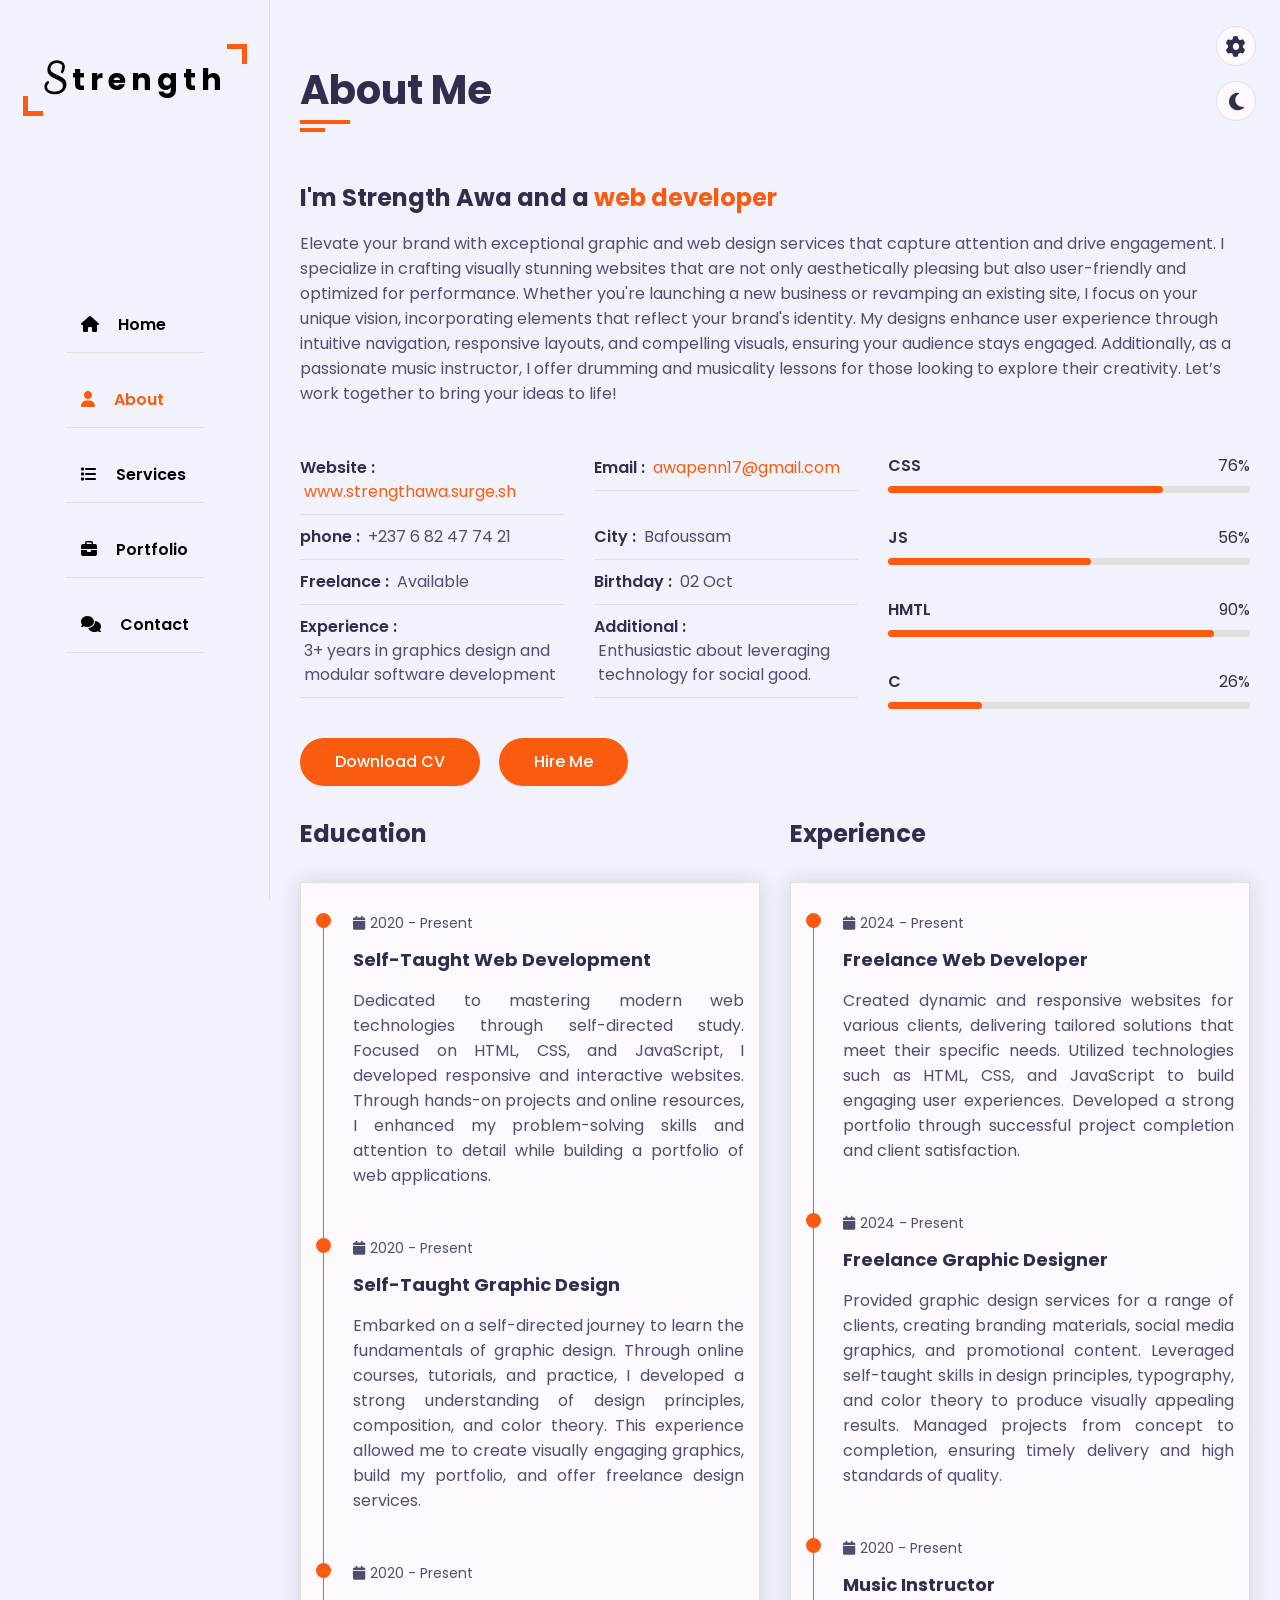
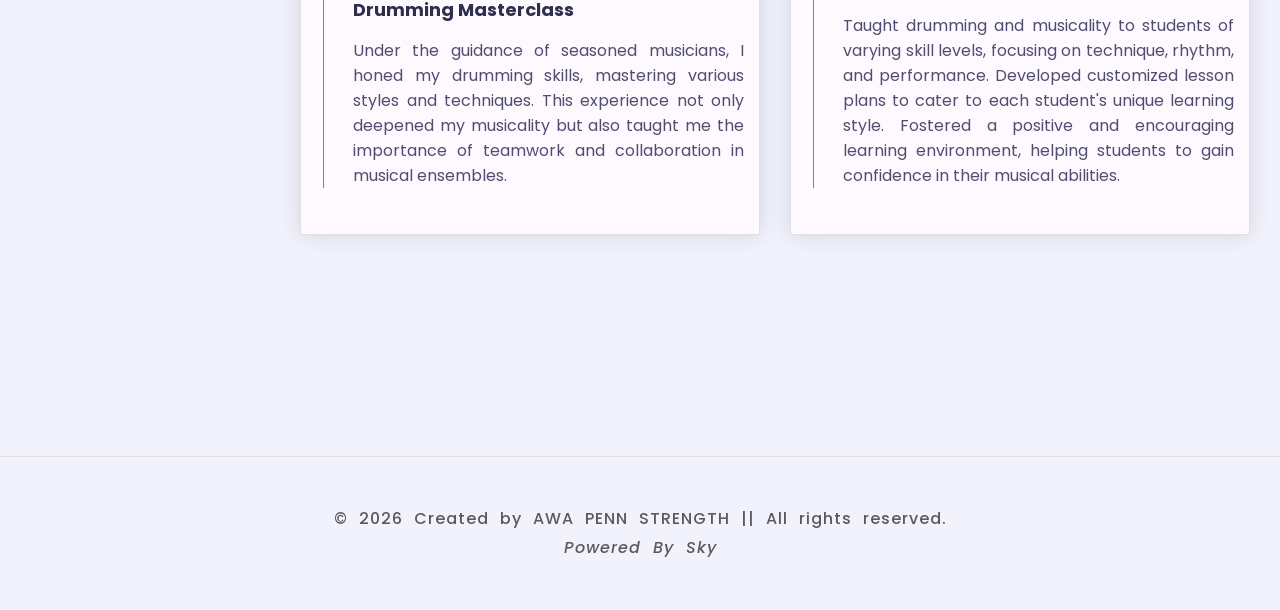
<file: about.html>
﻿<!DOCTYPE html>
<html lang="en">

<head>
    <!-- Primary Meta Tags -->
    <title>About Strength Awa - Web Developer, Graphic Artist & Music Instructor</title>
    <meta charset="UTF-8">
    <meta name="viewport" content="width=device-width, initial-scale=1.0">
    <meta name="robots" content="index, follow">
    <meta name="theme-color" content="#000000">
    <meta name="author" content="Strength Awa">
    <meta name="description" content="Learn more about Strength Awa (Awa penn strength): background, skills, and experience as a web developer, graphic designer, and drumming instructor.">
    <meta name="keywords" content="Strength Awa, Web developer, Awa penn strength, graphic designer, freelance developer, drumming lessons, Bafoussam, responsive websites, branding, portfolio, surge.sh">

    <!-- Open Graph / Facebook -->
    <meta property="og:title" content="About Awa penn strength - Web Developer & Music Instructor">
    <meta property="og:description" content="Learn more about Strength Awa (Awa penn strength): background, skills, and experience as a web developer, graphic designer, and drumming instructor.">
    <meta property="og:image" content="https://strengthawa.surge.sh/images/my-logo1.png">
    <meta property="og:url" content="https://strengthawa.surge.sh/about.html">
    <meta property="og:type" content="website">

    <!-- Twitter -->
    <meta name="twitter:card" content="summary_large_image">
    <meta name="twitter:title" content="About Awa penn strength - Web Developer & Music Instructor">
    <meta name="twitter:description" content="Learn more about Strength Awa (Awa penn strength): background, skills, and experience as a web developer, graphic designer, and drumming instructor.">
    <meta name="twitter:image" content="https://strengthawa.surge.sh/images/my-logo1.png">

    <!-- Links -->
    <link rel="canonical" href="https://strengthawa.surge.sh/about.html">
    <link rel="icon" href="images/my-logo1.png" type="image/x-icon">
    <!-- ***** Performance: preconnects ***** -->
    <link rel="preconnect" href="https://fonts.googleapis.com">
    <link rel="preconnect" href="https://fonts.gstatic.com" crossorigin>
    <link rel="preconnect" href="https://cdnjs.cloudflare.com" crossorigin>
    <!-- ***** Fonts (only the weights actually used site-wide) ***** -->
    <link rel="stylesheet" href="https://fonts.googleapis.com/css2?family=Clicker+Script&family=Poppins:wght@300;400;500;600;700&display=swap">
    <!-- ***** CSS Files ***** -->
    <link rel="stylesheet" href="css/style.css">
    <link rel="stylesheet" href="css/responsive-design.css">
    <link rel="stylesheet" href="css/bubbles.css">
    <link rel="stylesheet" href="https://cdnjs.cloudflare.com/ajax/libs/font-awesome/6.7.2/css/all.min.css">
    <!-- ***** Style Switcher ***** -->
   <link rel="stylesheet" href="css/skins/color-1.css" class="alternate-style" title="color-1" 
   disabled>
   <link rel="stylesheet" href="css/skins/color-2.css" class="alternate-style" title="color-2" 
   >
   <link rel="stylesheet" href="css/skins/color-3.css" class="alternate-style" title="color-3" 
   disabled>
   <link rel="stylesheet" href="css/skins/color-4.css" class="alternate-style" title="color-4" 
   disabled>
   <link rel="stylesheet" href="css/skins/color-5.css" class="alternate-style" title="color-5" 
   disabled>
   <link rel="stylesheet" href="css/style-switcher.css">
</head>

<body class="dark">

<!-- ***** Main Contaniner Start ***** -->
    <main class="main-container">
        <!-- ***** Main Content Start ***** -->
        <div class="main-content">
            <!-- ***** About Section Start ***** -->
            <section class="about section" id="about">
                <div class="container">
                    <div class="row">
                        <div class="section-title padd-15">
                            <h2>About Me</h2>
                        </div>
                    </div>
                    <div class="row">
                        <div class="about-content padd-15">
                            <div class="row">
                                <div class="about-text padd-15">
                                    <h3>I'm Strength Awa and a <span>web developer</span></h3>
                                    <p> Elevate your brand with exceptional graphic and web design services that capture attention and drive engagement. 
                                        I specialize in crafting visually stunning websites that are not only aesthetically pleasing but also user-friendly and optimized for performance. 
                                        Whether you're launching a new business or revamping an existing site, I focus on your unique vision, incorporating elements that reflect your brand's identity. 
                                        My designs enhance user experience through intuitive navigation, responsive layouts, and compelling visuals, ensuring your audience stays engaged. 
                                        Additionally, as a passionate music instructor, I offer drumming and musicality lessons for those looking to explore their creativity. 
                                        Let’s work together to bring your ideas to life!</p>
                                </div>
                            </div>
                            <div class="row">
                                <div class="personal-info padd-15 ">
                                    <div class="row">
                                        <div class="info-item padd-15">
                                            <p>Website : <span><a href="http://strengthawa.surge.sh">www.strengthawa.surge.sh</a></span></p>
                                        </div>
                                        <div class="info-item padd-15">
                                            <p>Email : <span><a onclick="gotoContact()" href="contact.html">awapenn17@gmail.com</a></span></p>
                                        </div>
                                        <div class="info-item padd-15">
                                            <p>phone : <span>+237 6 82 47 74 21</span></p>
                                        </div>
                                        <div class="info-item padd-15">
                                            <p>City : <span>Bafoussam</span></p>
                                        </div>
                                        <div class="info-item padd-15">
                                            <p>Freelance : <span>Available</span></p>
                                        </div>
                                        <div class="info-item padd-15">
                                            <p>Birthday : <span>02 Oct</span></p>
                                        </div>
                                        <div class="info-item padd-15">
                                            <p>Experience : <span>3+ years in graphics design and modular software development</span></p>
                                        </div>
                                        <div class="info-item padd-15">
                                            <p>Additional : <span>Enthusiastic about leveraging technology for social good.</span></p>
                                        </div>
                                    </div>
                                    <div class="row">
                                        <div class="buttons padd-15">
                                            <a href="#" class="btn">Download CV</a>
                                            <a href="contact.html" class="btn hire-me" onclick="gotoContact()">Hire Me</a>
                                        </div>
                                    </div>
                                </div>
                                <div class="skills padd-15">
                                    <div class="row">
                                        <div class="skill-item padd-15">
                                            <h5>CSS</h5>
                                            <div class="progress">
                                                <div class="progress-in" style="width: 76%;"></div>
                                                <div class="skill-percent">76%</div>
                                            </div>
                                        </div>
                                        <div class="skill-item padd-15">
                                            <h5>JS</h5>
                                            <div class="progress">
                                                <div class="progress-in" style="width: 56%;"></div>
                                                <div class="skill-percent">56%</div>
                                            </div>
                                        </div>
                                        <div class="skill-item padd-15">
                                            <h5>HMTL</h5>
                                            <div class="progress">
                                                <div class="progress-in" style="width: 90%;"></div>
                                                <div class="skill-percent">90%</div>
                                            </div>
                                        </div>
                                            <div class="skill-item padd-15">
                                                <h5>C</h5>
                                                <div class="progress">
                                                    <div class="progress-in" style="width: 26%;"></div>
                                                    <div class="skill-percent">26%</div>
                                                </div>
                                            </div>
                                    </div>
                                </div>
                            </div>
                            <div class="row">
                                <div class="education padd-15">
                                    <h3 class="title">Education</h3>
                                    <div class="row">
                                        <div class="timeline-box padd-15">
                                            <div class="timeline shadow-dark">
                                                <!-- ***** timeline item ***** -->
                                                <div class="timeline-item">
                                                    <div class="circle-dot"></div>
                                                    <h3 class="timeline-date">
                                                        <i class="fa fa-calendar"></i>2020 - Present
                                                    </h3>
                                                    <h4 class="timeline-title">Self-Taught Web Development</h4>
                                                    <p class = "timeline-text">Dedicated to mastering modern web technologies through self-directed study. 
                                                        Focused on HTML, CSS, and JavaScript, I developed responsive and interactive websites. 
                                                        Through hands-on projects and online resources, 
                                                        I enhanced my problem-solving skills and attention to detail while building a portfolio of web applications.
                                                    </p>
                                                </div>
                                                <!-- ***** timeline item ***** -->
                                                <div class="timeline-item">
                                                    <div class="circle-dot"></div>
                                                    <h3 class="timeline-date">
                                                        <i class="fa fa-calendar"></i>2020 - Present
                                                    </h3>
                                                    <h4 class="timeline-title">Self-Taught Graphic Design</h4>
                                                    <p  class = "timeline-text">Embarked on a self-directed journey to learn the fundamentals of graphic design. 
                                                        Through online courses, tutorials, and practice, I developed a strong understanding 
                                                        of design principles, composition, and color theory. 
                                                        This experience allowed me to create visually engaging graphics, 
                                                        build my portfolio, and offer freelance design services.
                                                    </p>
                                                </div>
                                                <!-- ***** timeline item ***** -->
                                                <div class="timeline-item">
                                                    <div class="circle-dot"></div>
                                                    <h3 class="timeline-date">
                                                        <i class="fa fa-calendar"></i>2020 - Present
                                                    </h3>
                                                    <h4 class="timeline-title">Drumming Masterclass</h4>
                                                    <p class = "timeline-text">Under the guidance of seasoned musicians, 
                                                        I honed my drumming skills, mastering various styles and techniques. 
                                                        This experience not only deepened my musicality but also taught me the 
                                                        importance of teamwork and collaboration in musical ensembles.
                                                    </p>
                                                </div>
                                            </div>
                                        </div>
                                    </div>
                                </div>
                                <div class="experience padd-15">
                                    <h3 class="title">Experience</h3>
                                    <div class="row">
                                        <div class="timeline-box padd-15">
                                            <div class="timeline shadow-dark">
                                                <!-- ***** timeline item ***** -->
                                                <div class="timeline-item">
                                                    <div class="circle-dot"></div>
                                                    <h3 class="timeline-date">
                                                        <i class="fa fa-calendar"></i>2024 - Present
                                                    </h3>
                                                    <h4 class="timeline-title">Freelance Web Developer</h4>
                                                    <p class = "timeline-text">Created dynamic and responsive websites for various clients, 
                                                        delivering tailored solutions that meet their specific needs. 
                                                        Utilized technologies such as HTML, CSS, and JavaScript to build engaging user experiences.
                                                            Developed a strong portfolio through successful project completion and client satisfaction.
                                                    </p>
                                                </div>
                                                <!-- ***** timeline item ***** -->
                                                <div class="timeline-item">
                                                    <div class="circle-dot"></div>
                                                    <h3 class="timeline-date">
                                                        <i class="fa fa-calendar"></i>2024 - Present
                                                    </h3>
                                                    <h4 class="timeline-title">Freelance Graphic Designer</h4>
                                                    <p  class = "timeline-text">Provided graphic design services for a range of clients, 
                                                        creating branding materials, social media graphics, and promotional content. 
                                                        Leveraged self-taught skills in design principles, typography, and color theory to produce visually appealing results. 
                                                        Managed projects from concept to completion, ensuring timely delivery and high standards of quality.
                                                    </p>
                                                </div>
                                                <!-- ***** timeline item ***** -->
                                                <div class="timeline-item">
                                                    <div class="circle-dot"></div>
                                                    <h3 class="timeline-date">
                                                        <i class="fa fa-calendar"></i>2020 - Present
                                                    </h3>
                                                    <h4 class="timeline-title">Music Instructor</h4>
                                                    <p class = "timeline-text">Taught drumming and musicality to students of varying skill levels, 
                                                        focusing on technique, rhythm, and performance. 
                                                        Developed customized lesson plans to cater to each student's unique learning style. 
                                                        Fostered a positive and encouraging learning environment, helping students to gain confidence in their musical abilities.
                                                    </p>
                                                </div>
                                            </div>
                                        </div>
                                    </div>
                                </div>
                            </div>
                        </div>
                    </div>
                </div>
            </section>
            <!-- ***** About Section End ***** -->
        </div>
        <!-- ***** Main Content End ***** -->
    </main>
<!-- ***** Main Contaniner End ***** -->

    <script src="js/global-UI-components.js"></script>
</body>

</html>
</file>
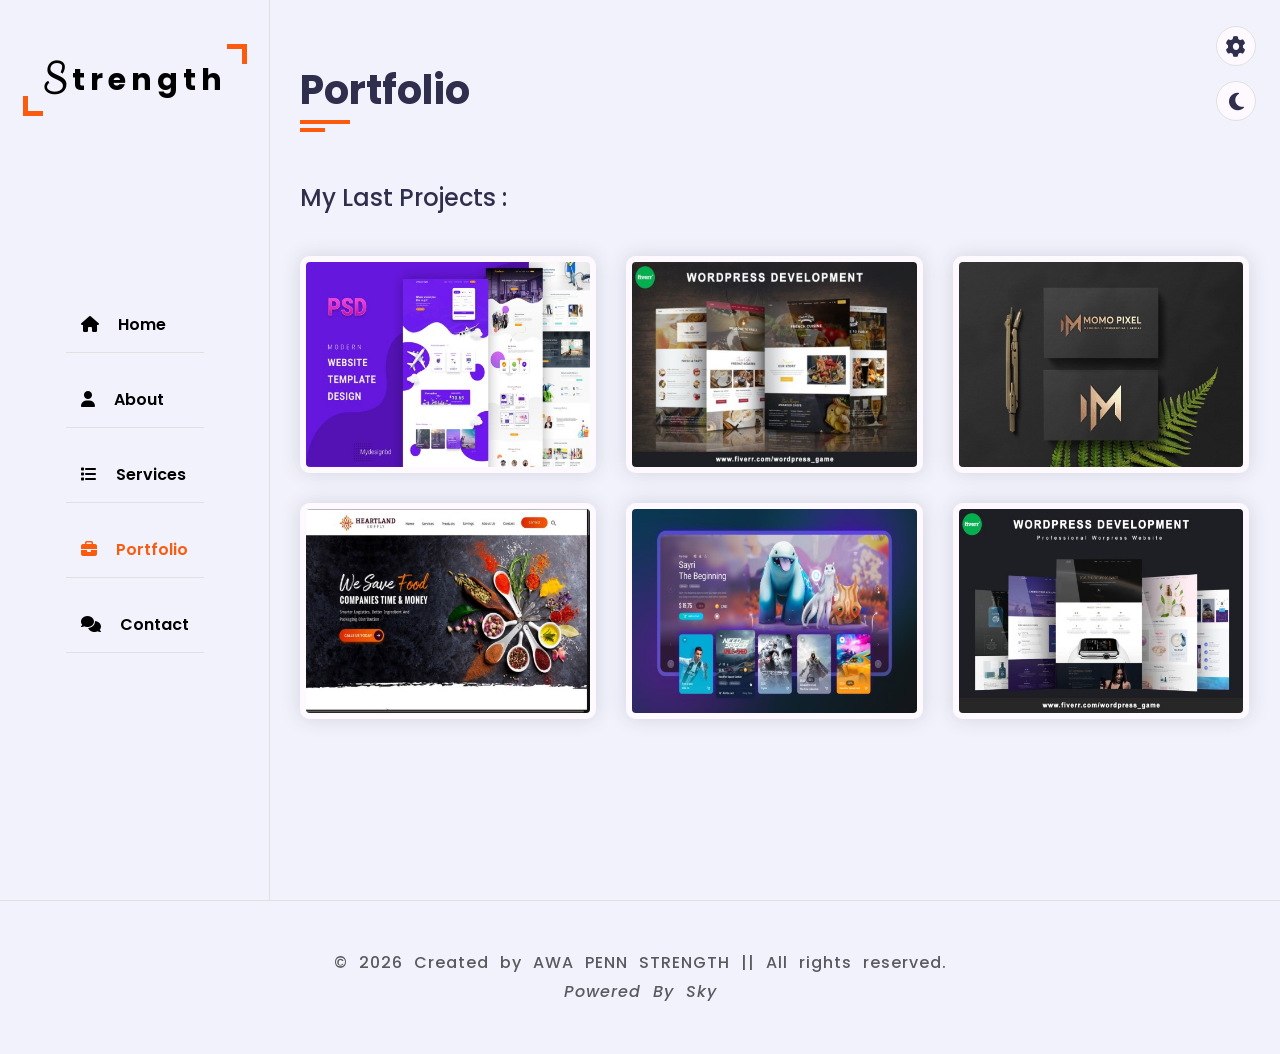
<file: portfolio.html>
<!DOCTYPE html>
<html lang="en">

<head>
    <!-- Primary Meta Tags -->
    <title>Portfolio - Web & Graphic Design Projects | Strength Awa</title>
    <meta charset="UTF-8">
    <meta name="viewport" content="width=device-width, initial-scale=1.0">
    <meta name="robots" content="index, follow">
    <meta name="theme-color" content="#000000">
    <meta name="author" content="Strength Awa">
    <meta name="description" content="Browse Strength Awa's portfolio of responsive websites and branding visuals from recent web and graphic design projects.">
    <meta name="keywords" content="Strength Awa, Web developer, Awa penn strength, graphic designer, freelance developer, drumming lessons, Bafoussam, responsive websites, branding, portfolio, surge.sh">

    <!-- Open Graph / Facebook -->
    <meta property="og:title" content="Portfolio - Awa penn strength">
    <meta property="og:description" content="Browse Strength Awa's portfolio of responsive websites and branding visuals from recent web and graphic design projects.">
    <meta property="og:image" content="https://strengthawa.surge.sh/images/my-logo1.png">
    <meta property="og:url" content="https://strengthawa.surge.sh/portfolio.html">
    <meta property="og:type" content="website">

    <!-- Twitter -->
    <meta name="twitter:card" content="summary_large_image">
    <meta name="twitter:title" content="Portfolio - Awa penn strength">
    <meta name="twitter:description" content="Browse Strength Awa's portfolio of responsive websites and branding visuals from recent web and graphic design projects.">
    <meta name="twitter:image" content="https://strengthawa.surge.sh/images/my-logo1.png">

    <!-- Links -->
    <link rel="canonical" href="https://strengthawa.surge.sh/portfolio.html">
    <link rel="icon" href="images/my-logo1.png" type="image/x-icon">
    <!-- ***** Performance: preconnects ***** -->
    <link rel="preconnect" href="https://fonts.googleapis.com">
    <link rel="preconnect" href="https://fonts.gstatic.com" crossorigin>
    <link rel="preconnect" href="https://cdnjs.cloudflare.com" crossorigin>
    <!-- ***** Fonts (only the weights actually used site-wide) ***** -->
    <link rel="stylesheet" href="https://fonts.googleapis.com/css2?family=Clicker+Script&family=Poppins:wght@300;400;500;600;700&display=swap">
    <!-- ***** CSS Files ***** -->
    <link rel="stylesheet" href="css/style.css">
    <link rel="stylesheet" href="css/responsive-design.css">
    <link rel="stylesheet" href="css/bubbles.css">
    <link rel="stylesheet" href="https://cdnjs.cloudflare.com/ajax/libs/font-awesome/6.7.2/css/all.min.css">
    <!-- ***** Style Switcher ***** -->
   <link rel="stylesheet" href="css/skins/color-1.css" class="alternate-style" title="color-1" 
   disabled>
   <link rel="stylesheet" href="css/skins/color-2.css" class="alternate-style" title="color-2" 
   >
   <link rel="stylesheet" href="css/skins/color-3.css" class="alternate-style" title="color-3" 
   disabled>
   <link rel="stylesheet" href="css/skins/color-4.css" class="alternate-style" title="color-4" 
   disabled>
   <link rel="stylesheet" href="css/skins/color-5.css" class="alternate-style" title="color-5" 
   disabled>
   <link rel="stylesheet" href="css/style-switcher.css">
</head>

<body class="dark">

<!-- ***** Main Contaniner Start ***** -->
    <main class="main-container">
        <!-- ***** Main Content Start ***** -->
        <div class="main-content">
            <!-- ***** Portfolio Section Start ***** -->
            <section class="portfolio section" id="portfolio">
                <div class="container">
                    <div class="row">
                        <div class="section-title padd-15">
                            <h2>Portfolio</h2>
                        </div>
                    </div>
                    <div class="row">
                        <div class="portfolio-heading padd-15">
                            <h2>My Last Projects :</h2>
                        </div>
                    </div>
                    <div class="row">
                        <!-- ***** Portfolio item start ***** -->
                        <div class="portfolio-item padd-15">
                            <div class="portfolio-item-inner shadow-dark">
                                <div class="portfolio-img">
                                    <img src="images/portfolio/portfolio-1.jpg" alt="project-image">
                                </div>
                            </div>
                        </div>
                        <!-- ***** Portfolio item end ***** -->
                        <div class="portfolio-item padd-15">
                            <div class="portfolio-item-inner shadow-dark">
                                <div class="portfolio-img">
                                    <img src="images/portfolio/portfolio-2.jpg" alt="project-image">
                                </div>
                            </div>
                        </div>
                        <!-- ***** Portfolio item end ***** -->
                        <!-- ***** Portfolio item start ***** -->
                        <div class="portfolio-item padd-15">
                            <div class="portfolio-item-inner shadow-dark">
                                <div class="portfolio-img">
                                    <img  src="images/portfolio/portfolio-3.jpg" alt="project-image">
                                </div>
                            </div>
                        </div>
                        <!-- ***** Portfolio item end ***** -->
                        <!-- ***** Portfolio item start ***** -->
                        <div class="portfolio-item padd-15">
                            <div class="portfolio-item-inner shadow-dark">
                                <div class="portfolio-img">
                                    <img src="images/portfolio/portfolio-4.jpg" alt="project-image">
                                </div>
                            </div>
                        </div>
                        <!-- ***** Portfolio item end ***** -->
                        <!-- ***** Portfolio item start ***** -->
                        <div class="portfolio-item padd-15">
                            <div class="portfolio-item-inner shadow-dark">
                                <div class="portfolio-img">
                                    <img src="images/portfolio/portfolio-5.jpg" alt="project-image">
                                </div>
                            </div>
                        </div>
                        <!-- ***** Portfolio item end ***** -->
                        <!-- ***** Portfolio item start ***** -->
                        <div class="portfolio-item padd-15">
                            <div class="portfolio-item-inner shadow-dark">
                                <div class="portfolio-img">
                                    <img src="images/portfolio/portfolio-6.jpg" alt="project-image">
                                </div>
                            </div>
                        </div>
                        <!-- ***** Portfolio item end ***** -->
                    </div>
                </div>
            </section>
            <!-- ***** Portfolio Section End ***** -->
        </div>
        <!-- ***** Main Content End ***** -->
    </main>
<!-- ***** Main Contaniner End ***** -->

    <script src="js/global-UI-components.js"></script>
</body>
</html>
</file>
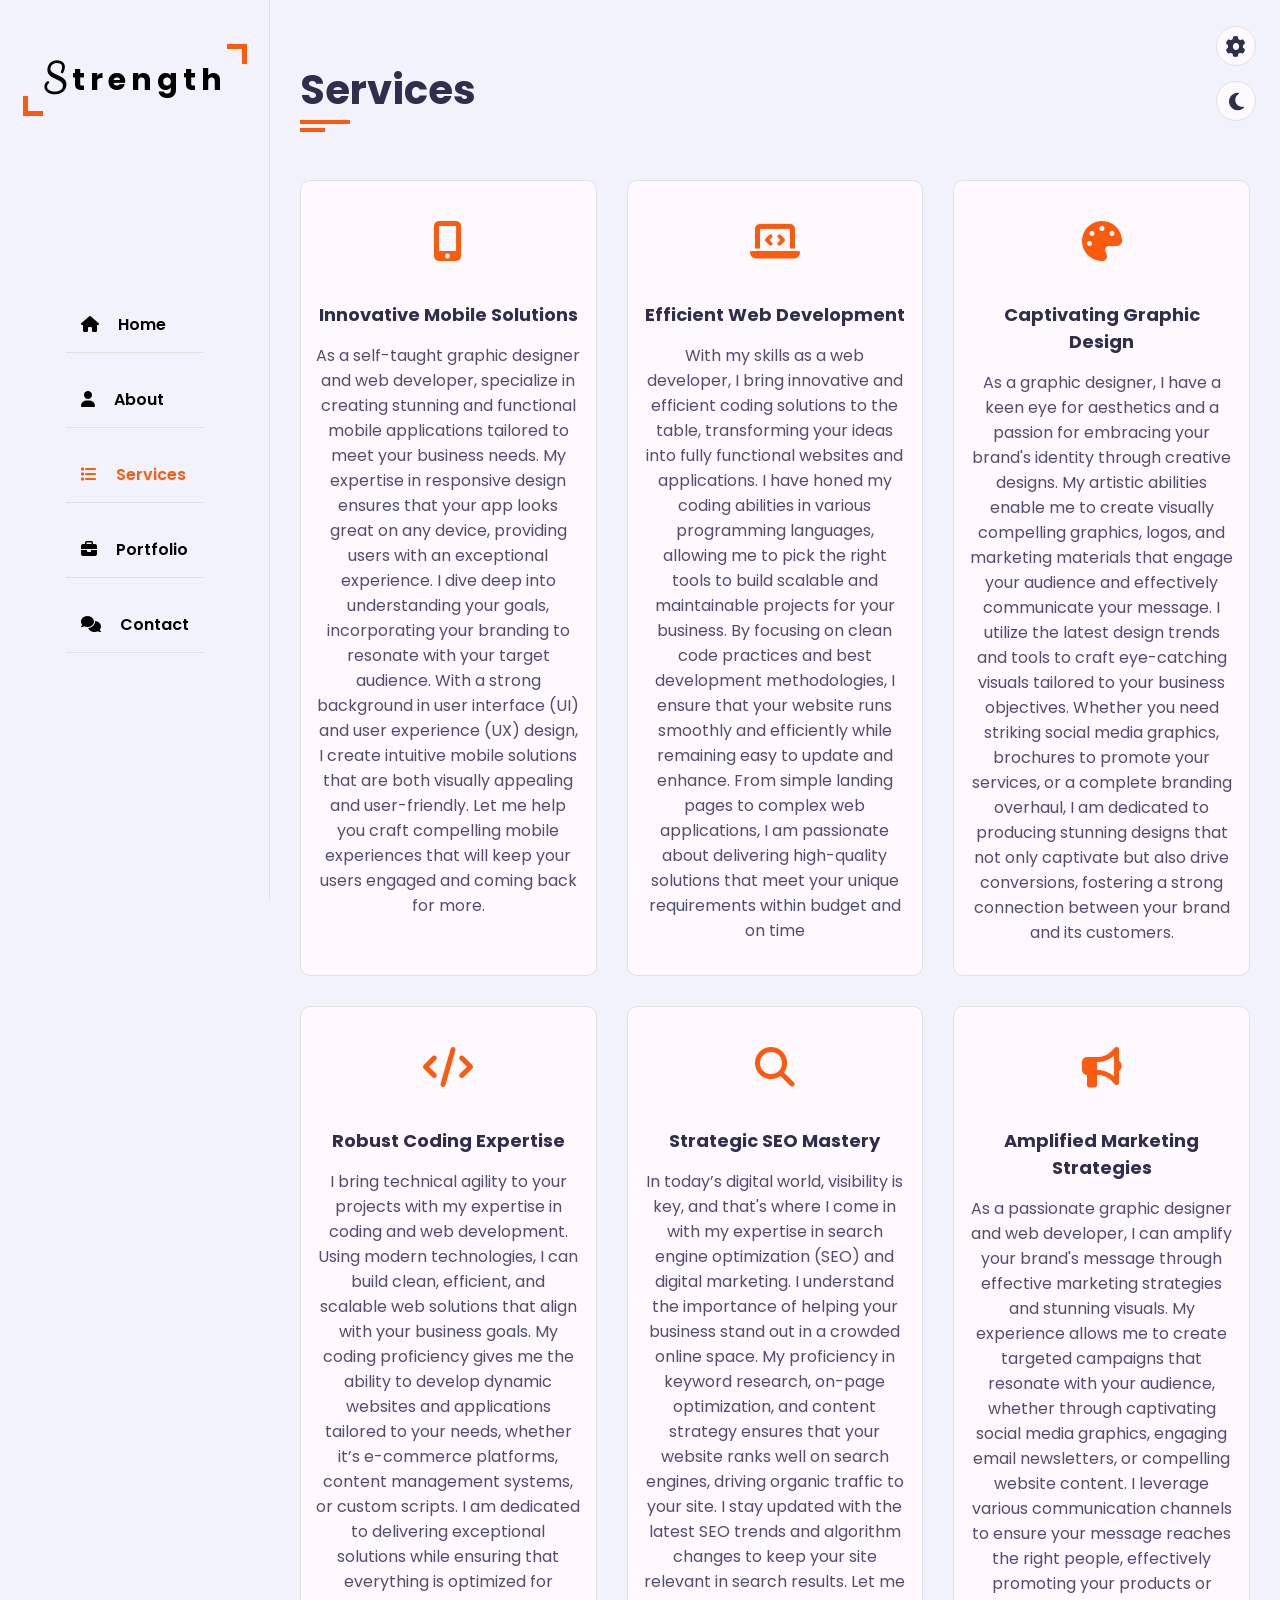
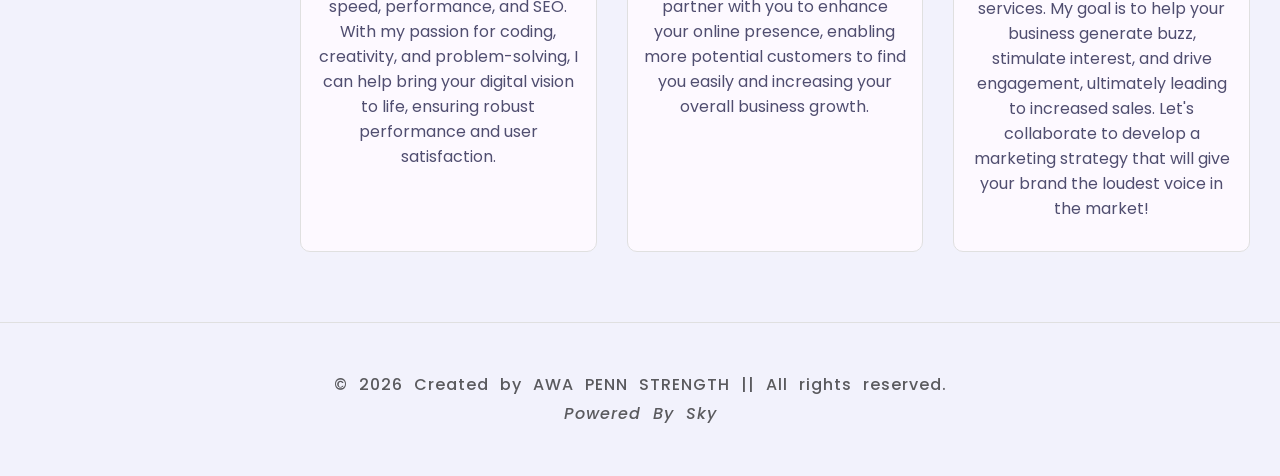
<file: services.html>
﻿<!DOCTYPE html>
<html lang="en">

<head>
    <!-- Primary Meta Tags -->
    <title>Services - Web Development, Graphic Design & Music Lessons | Strength Awa</title>
    <meta charset="UTF-8">
    <meta name="viewport" content="width=device-width, initial-scale=1.0">
    <meta name="robots" content="index, follow">
    <meta name="theme-color" content="#000000">
    <meta name="author" content="Strength Awa">
    <meta name="description" content="Explore the services offered by Strength Awa, including responsive web development, graphic design, SEO, and drumming lessons.">
    <meta name="keywords" content="Strength Awa, Web developer, Awa penn strength, graphic designer, freelance developer, drumming lessons, Bafoussam, responsive websites, branding, portfolio, surge.sh">

    <!-- Open Graph / Facebook -->
    <meta property="og:title" content="Services - Awa penn strength">
    <meta property="og:description" content="Explore the services offered by Strength Awa, including responsive web development, graphic design, SEO, and drumming lessons.">
    <meta property="og:image" content="https://strengthawa.surge.sh/images/my-logo1.png">
    <meta property="og:url" content="https://strengthawa.surge.sh/services.html">
    <meta property="og:type" content="website">

    <!-- Twitter -->
    <meta name="twitter:card" content="summary_large_image">
    <meta name="twitter:title" content="Services - Awa penn strength">
    <meta name="twitter:description" content="Explore the services offered by Strength Awa, including responsive web development, graphic design, SEO, and drumming lessons.">
    <meta name="twitter:image" content="https://strengthawa.surge.sh/images/my-logo1.png">

    <!-- Links -->
    <link rel="canonical" href="https://strengthawa.surge.sh/services.html">
    <link rel="icon" href="images/my-logo1.png" type="image/x-icon">
    <!-- ***** Performance: preconnects ***** -->
    <link rel="preconnect" href="https://fonts.googleapis.com">
    <link rel="preconnect" href="https://fonts.gstatic.com" crossorigin>
    <link rel="preconnect" href="https://cdnjs.cloudflare.com" crossorigin>
    <!-- ***** Fonts (only the weights actually used site-wide) ***** -->
    <link rel="stylesheet" href="https://fonts.googleapis.com/css2?family=Clicker+Script&family=Poppins:wght@300;400;500;600;700&display=swap">
    <!-- ***** CSS Files ***** -->
    <link rel="stylesheet" href="css/style.css">
    <link rel="stylesheet" href="css/responsive-design.css">
    <link rel="stylesheet" href="css/bubbles.css">
    <link rel="stylesheet" href="https://cdnjs.cloudflare.com/ajax/libs/font-awesome/6.7.2/css/all.min.css">
    <!-- ***** Style Switcher ***** -->
   <link rel="stylesheet" href="css/skins/color-1.css" class="alternate-style" title="color-1" 
   disabled>
   <link rel="stylesheet" href="css/skins/color-2.css" class="alternate-style" title="color-2" 
   >
   <link rel="stylesheet" href="css/skins/color-3.css" class="alternate-style" title="color-3" 
   disabled>
   <link rel="stylesheet" href="css/skins/color-4.css" class="alternate-style" title="color-4" 
   disabled>
   <link rel="stylesheet" href="css/skins/color-5.css" class="alternate-style" title="color-5" 
   disabled>
   <link rel="stylesheet" href="css/style-switcher.css">
</head>

<body class="dark">

<!-- ***** Main Contaniner Start ***** -->
    <main class="main-container">
        <!-- ***** Main Content Start ***** -->
        <div class="main-content">
            <!-- ***** Services Section Start ***** -->
            <section class="service section" id="services">
                <div class="container">
                    <div class="row">
                        <div class="section-title padd-15">
                            <h2>Services</h2>
                        </div>
                    </div>
                    <div class="row">
                        <!-- ****** Service item Start ******  -->
                        <article class="service-item padd-15">
                            <div class="service-item-inner">
                                <div class="icon">
                                    <i class="fa fa-mobile-alt"></i>
                                </div>
                                <h4>Innovative Mobile Solutions</h4>
                                <p>As a self-taught graphic designer and web developer, 
                                        specialize in creating stunning and functional mobile applications tailored to meet your business needs.
                                        My expertise in responsive design ensures that your app looks great on any device, providing users with an exceptional experience. 
                                        I dive deep into understanding your goals, incorporating your branding to resonate with your target audience. 
                                    With a strong background in user interface (UI) and user experience (UX) design, I create intuitive mobile solutions that are both visually appealing and user-friendly. 
                                    Let me help you craft compelling mobile experiences that will keep your users engaged and coming back for more.
                                </p>
                            </div>
                        </article>
                        <!-- ****** Service item End ******  -->
                        <!-- ****** Service item Start ******  -->
                        <article class="service-item padd-15">
                            <div class="service-item-inner">
                                <div class="icon">
                                    <i class="fa fa-laptop-code"></i>
                                </div>
                                <h4>Efficient Web Development</h4>
                                <p>With my skills as a web developer, I bring innovative and efficient coding solutions to the table, transforming your ideas into fully functional websites and applications. 
                                    I have honed my coding abilities in various programming languages, allowing me to pick the right tools to build scalable and maintainable projects for your business. 
                                    By focusing on clean code practices and best development methodologies, I ensure that your website runs smoothly and efficiently while remaining easy to update and enhance. 
                                    From simple landing pages to complex web applications, I am passionate about delivering high-quality solutions that meet your unique requirements within budget and on time 
                                </p>
                            </div>
                        </article>
                        <!-- ****** Service item End ******  -->
                        <!-- ****** Service item Start ******  -->
                        <article class="service-item padd-15">
                            <div class="service-item-inner">
                                <div class="icon">
                                    <i class="fa fa-palette"></i>
                                </div>
                                <h4>Captivating Graphic Design</h4>
                                <p>As a graphic designer, I have a keen eye for aesthetics and a passion for embracing your brand's identity through creative designs. 
                                    My artistic abilities enable me to create visually compelling graphics, logos, and marketing materials that engage your audience and effectively communicate your message. 
                                    I utilize the latest design trends and tools to craft eye-catching visuals tailored to your business objectives. 
                                    Whether you need striking social media graphics, brochures to promote your services, or a complete branding overhaul, 
                                    I am dedicated to producing stunning designs that not only captivate but also drive conversions, fostering a strong connection between your brand and its customers.
                                </p>
                            </div>
                        </article>
                        <!-- ****** Service item End ******  -->
                        <!-- ****** Service item Start ******  -->
                        <article class="service-item padd-15">
                            <div class="service-item-inner">
                                <div class="icon">
                                    <i class="fa fa-code"></i>
                                </div>
                                <h4>Robust Coding Expertise</h4>
                                <p>I bring technical agility to your projects with my expertise in coding and web development. 
                                    Using modern technologies, I can build clean, efficient, and scalable web solutions that align with your business goals. 
                                    My coding proficiency gives me the ability to develop dynamic websites and applications tailored to your needs, whether it’s e-commerce platforms, content management systems, or custom scripts. 
                                    I am dedicated to delivering exceptional solutions while ensuring that everything is optimized for speed, performance, and SEO. 
                                    With my passion for coding, creativity, and problem-solving, I can help bring your digital vision to life, ensuring robust performance and user satisfaction.
                                </p>
                            </div>
                        </article>
                        <!-- ****** Service item End ******  -->
                        <!-- ****** Service item Start ******  -->
                        <article class="service-item padd-15">
                            <div class="service-item-inner">
                                <div class="icon">
                                    <i class="fa fa-search"></i>
                                </div>
                                <h4>Strategic SEO Mastery</h4>
                                <p>In today’s digital world, visibility is key, and that's where I come in with my expertise in search engine optimization (SEO) and digital marketing. 
                                    I understand the importance of helping your business stand out in a crowded online space. 
                                    My proficiency in keyword research, on-page optimization, and content strategy ensures that your website ranks well on search engines, driving organic traffic to your site. 
                                    I stay updated with the latest SEO trends and algorithm changes to keep your site relevant in search results.
                                    Let me partner with you to enhance your online presence, enabling more potential customers to find you easily and increasing your overall business growth.
                                </p>
                            </div>
                        </article>
                        <!-- ****** Service item End ******  -->
                        <!-- ****** Service item Start ******  -->
                        <article class="service-item padd-15">
                            <div class="service-item-inner">
                                <div class="icon">
                                    <i class="fa fa-bullhorn"></i>
                                </div>
                                <h4>Amplified Marketing Strategies</h4>
                                <p>As a passionate graphic designer and web developer, I can amplify your brand's message through effective marketing strategies and stunning visuals. 
                                    My experience allows me to create targeted campaigns that resonate with your audience, 
                                    whether through captivating social media graphics, engaging email newsletters, or compelling website content. 
                                    I leverage various communication channels to ensure your message reaches the right people, effectively promoting your products or services.
                                    My goal is to help your business generate buzz, stimulate interest, and drive engagement, ultimately leading to increased sales. 
                                    Let's collaborate to develop a marketing strategy that will give your brand the loudest voice in the market!
                                </p>
                            </div>
                        </article>
                        <!-- ****** Service item End ******  -->
                    </div>
                </div>
            </section>
            <!-- ***** Services Section End ***** -->
        </div>
        <!-- ***** Main Content End ***** -->
    </main>
    <!-- ***** Main Contaniner End ***** -->

    <script src="js/global-UI-components.js"></script>
</body>
</html>
</file>
<file: css/style.css>
@import url('https://fonts.googleapis.com/css2?family=Clicker+Script&family=Poppins:ital,wght@0,100;0,200;0,300;0,400;0,500;0,600;0,700;0,800;0,900;1,100;1,200;1,300;1,400;1,500;1,600;1,700;1,800;1,900&display=swap');

:root
{
    --bg-black-900: #f2f2fc;
    --bg-black-100: #fdf9ff;
    --bg-black-50: #e0e0e0;
    --text-black-900: #302e4d;
    --text-black-700: #504e70;
    /**/
    --text-black-701: #5a5a5e;
    --text-black-901: #000000;
}
body.dark
{
    --bg-black-900: #151515;
    --bg-black-100: #222222;
    --bg-black-50: #393939;
    --text-black-900: #ffffff;
    --text-black-700: #e9e9e9;
    --text-black-901: #ffffff;
}
body::selection {
    background-color: var(--skin-color);
    opacity: 0.3;
}
a:link, a:visited {
    color: var(--skin-color); 
}
*
{
    margin: 0;
    padding: 0;
    outline: none;
    text-decoration: none;
    box-sizing: border-box;
}

body
{
    line-height: 1.5;
    font-size: 16px;
    font-family: 'Poppins', sans-serif;
    background-color: var( --bg-black-900);
}

::before,::after
{
    box-sizing: border-box;
}
ul
{
    list-style: none;
}
.section
{
    background: var(--bg-black-900);
    min-height: 100vh;
    display: block;
    padding: 0 30px;
    opacity: 1;
}
.main-content
{
    padding-left: 270px;  
}
.padd-15
{
    padding-left: 15px;
    padding-right: 15px;
}
.container
{
    max-width: 1100px;
    width: 100%;
    margin: auto;
}
.section .container{
    padding-top: 60px;
    padding-bottom: 70px;
}
.section-title
{
    flex: 0 0 100%;
    max-width: 100%;
    margin-bottom: 60px;
}
.section-title h2 
{
    font-size: 40px;
    color: var(--text-black-900);
    font-weight: 700;
    position: relative;
}
.section-title h2::before
{
    content: ''; 
    height: 4px; 
    width: 50px;
    background-color: var(--skin-color);
    position: absolute;
    top: 100%;
    left: 0;
}
.section-title h2::after
{
    content: ''; 
    height: 4px;   
    width: 25px;
    background-color: var(--skin-color);
    position: absolute;
    top: 100%;
    left: 0;
    margin-top: 8px;
}
.row
{
    display: flex;
    flex-wrap: wrap;
    margin-left: -15px;
    margin-right: -15px;
    position: relative;
}
.btn
{
    font-size: 16px;
    font-weight: 500;
    padding: 12px 35px;
    border: none;
    border-radius: 40px;
    display: inline-block;
    white-space: nowrap;
    background: var(--skin-color);
    transition: all 0.3s ease;
    color: white !important;
}
.btn:hover
{
    transform: scale(1.05);
}
.shadow-dark
{
    box-shadow: 0 0 20px rgba(48, 46, 77, 0.15);
}
/** aside **/
.aside
{
    --aside-width: 270px;
    width: var(--aside-width);
    background: transparent;
    position: fixed;
    left: 0; 
    top: 0;
    padding: 30px; 
    height: 100%;
    border-right: 1px solid var(--bg-black-50);
    display: flex;
    justify-content: center;
    align-items: center;
    z-index: 10;
    transition: all 0.3s ease;
}
.aside.open {
    left: 0; 
}
.aside .logo
{
    position: absolute;
    top: 50px;
    font-size: 30px;
    text-transform: capitalize;
}
.aside .logo a
{
    color: var(--text-black-901);
    font-weight: 700;
    padding: 15px 20px;
    font-size: 30px;
    letter-spacing: 5px;
    position: relative;
}
.aside .logo a span
{
    font-family: 'Clicker Script', cursive;
    font-size: 40px;
}
.aside .logo a::before
{
    content: '';
    position: absolute;
    width: 20px;
    height: 20px;
    border-bottom: 5px solid var(--skin-color);
    border-left: 5px solid var(--skin-color);
    bottom: 0;
    left: 0;
}
.aside .logo a::after
{
    content: '';
    position: absolute;
    width: 20px;
    width: 20px;
    height: 20px;
    border-top: 5px solid var(--skin-color);
    border-right: 5px solid var(--skin-color);
    top: 0;
    right: 0;
}
.aside .nav-toggler
{
    --gap-space: 5px;
    border: 1px solid var(--bg-black-50);
    cursor: pointer;
    position: absolute;
    left: calc(var(--aside-width) + 1.6rem);
    top: 30px;
    border-radius: 5px;
    display: none;
    justify-content: center;
    align-items: center;
    flex-direction: column;
    padding: 12px 10px;
    gap: var(--gap-space);
    transition: all 0.3s ease;
}
.aside .nav-toggler:hover {
    border: 1px solid #aaaaaa;
}
.aside .nav-toggler span
{
    height: 2px;
    width: 20px;
    background: var(--skin-color);
    transition: all 1.2s ease;
}

.aside .nav-toggler.open span:nth-child(1)
{
    transform: rotate(45deg) translate(var(--gap-space), var(--gap-space));
    width: 110%;
}
.aside .nav-toggler.open span:nth-child(2) {
    transform: translateX(20px);
    opacity: 0;
}

.aside .nav-toggler.open span:nth-child(3)
{
    transform: rotate(-45deg) translate(var(--gap-space), calc(var(--gap-space)*-1));
    width: 110%;
}


.aside .nav
{
    margin-top: 70px;
}
.aside .nav li{
    margin-bottom: 20px;
    display: block;
}
.aside .nav li a{
    font-size: 16px;
    font-weight: 600;
    display: block;
    border-bottom: 1px solid var(--bg-black-50);
    color: var(--text-black-901);
    padding: 15px 15px;
}
.aside .nav li a.active 
{
    color: var(--skin-color);
}
.aside .nav li a i
{
    margin-right: 15px;
}

/* home */
.home
{
    min-height: 100vh;
    display: flex;
    color: var(--text-black-900);
}
.home .home-info
{
    flex:  0 0 60%;
    max-width: 60%;
}
h3.hello{
    font-size: 28px;
    margin: 15px 0;
}
h3.hello span
{
    font-family: 'Clicker Script', cursive;
    font-size: 30px;
    font-weight: 700;
    color: var(--skin-color);
}
h3.my-profession
{
    font-size: 30px;
    margin: 15px 0;
}
.typing
{
    color: var(--skin-color);
}

.home-info p
{
    margin-bottom: 70px;
    font-size: 20px;
    color: var(--text-black-700);
}
.home .home-img 
{
    flex: 0 0 40%;
    max-width: 40%;
    text-align: center;
    position: relative;
}
.home-img::after
{
    content: '';
    position: absolute;
    height: 80px;
    width: 80px;
    border-bottom: 10px solid var(--skin-color);
    border-right: 10px solid var(--skin-color);
    right: 20px;
    bottom: -40px;
}
.home-img::before
{
    content: '';
    position: absolute;
    height: 80px;
    width: 80px;
    border-left: 10px solid var(--skin-color);
    border-top: 10px solid var(--skin-color);
    left: 20px;
    top: -40px;
}
.home .home-img img
{
    margin: auto;
    border-radius: 5px;
    height: 420px;
    width: 62%;
    user-select: none;
}


/* About */
.about .about-content
{
    flex: 0 0 100%;
    max-width: 100%;
}
.about .about-content .about-text
{
    flex: 0 0 100%;
    max-width: 100%;
}
.about .about-content .about-text h3{
    font-size: 24px;
    margin-bottom: 15px;
    color: var(--text-black-900);

}
.about .about-content .about-text h3 span 
{
    color: var(--skin-color);
}
.about .about-content .about-text p{
    font-size: 16px;
    line-height: 25px;
    color: var(--text-black-700);
}
.about .about-content .personal-info
{
    flex: 0 0 60%;
    max-width: 60%;
    margin-top: 40px;
}
.about .about-content .personal-info .info-item
{
    flex: 0 0 50%;
    max-width: 50%;
}
.about .about-content .personal-info .info-item p 
{
    font-weight: 600;
    padding: 10px 0;
    font-size: 16px;
    color: var(--text-black-900);
    border-bottom: 1px solid var(--bg-black-50);
}
.about .about-content .personal-info .info-item p span
{
    font-weight: 400;
    color: var(--text-black-700);
    margin-left: 4px;
    display: inline-block;
}
.about .about-content .personal-info .buttons
{
    margin-top: 30px;
}
.about .about-content .personal-info .buttons .btn
{
    margin-right: 15px;
    margin-top: 10px;
}
.about .about-content .skills
{
    margin-top: 40px;
    flex: 0 0 40%;
    max-width: 40%;
}
.about .about-content .skills .skill-item
 {
    flex: 0 0 100%;
    max-width: 100%;

 }
.about .about-content .skills .skill-item h5
 {
    line-height: 40px;
    font-weight: 600;
    font-size: 16px;
    color: var(--text-black-900);
    text-transform: capitalize;
 }
 .about .about-content .skills .skill-item .progress
 {
    background-color: var(--bg-black-50);
    height: 7px;
    border-radius: 4px;
    width: 100%;
    position: relative;
 }
 .about .about-content .skills .skill-item
 {
    margin-bottom: 25px;
 }
 .about .about-content .skills .skill-item .progress .progress-in
 {
     position: absolute;
     left: 0;
     top: 0;
     height: 100%;
     border-radius: 4px;
     background-color: var(--skin-color);
 }
 .about .about-content .skills .skill-item .skill-percent
 {
    position: absolute;
    right: 0;
    color: var(--text-black-900);
    top: -40px;
    font-weight: 400;
    line-height: 40px;
}
.about-content .row:nth-child(3) {
    margin-bottom: 200px;
    max-height: 1000px;
    height: 100%;
}
.about .about-content .education,
 .about .about-content .experience
 {
    flex: 0 0 50%;
    max-width: 50%;
    margin-top: 30px;
}
 .about .about-content .education .row,
 .about .about-content .experience .row
 {
    height: 100%;
}
 .about .about-content h3.title
 {
   font-size: 24px;
   margin-bottom: 30px;
   font-weight: 700;
   color: var(--text-black-900);
 }
 .about .about-content .timeline
 {
    background-color: var(--bg-black-100);
    padding: 30px 15px;
    border: 1px solid var(--bg-black-50);
    width: 100%;
    position: relative;
    height: 95%;
 }
 .about .about-content .timeline .timeline-item
 {
    position: relative;
    padding-left: 37px;
    padding-bottom: 50px;
 }
 .about .about-content .timeline .timeline-item:last-child
 {
    padding-bottom: 0;
 }
 .about .about-content .timeline .timeline-item::before
 {
    content: '';
    width: 1px;
    position: absolute;
    height: 100%;
    top: 0;
    left: 7px;
    background-color: var(--skin-color);
 }
 .about .about-content .timeline .circle-dot
 {
    position: absolute;
    left: 0;
    top: 0;
    height: 15px;
    width: 15px;
    border-radius: 50%;
    background-color: var(--skin-color);
 } 
 .about .about-content .timeline .timeline-date
 {
    font-weight: 400;
    font-size: 14px;
    margin-bottom: 12px;
    color: var(--text-black-700);
 }
 .about .about-content .timeline .timeline-date .fa
 {
    margin-right: 5px;
 }
 .about .about-content .timeline .timeline-title
 {
    font-weight: 700;
    font-size: 18px;
    margin-bottom: 15px;
    text-transform: capitalize;
    color: var(--text-black-900);
 }
 .about .about-content .timeline .timeline-text
 {
    line-height: 25px;
    font-size: 16px;
    text-align: justify;
    color: var(--text-black-700);
 }

 /* Service */
.service .container
{
    padding-bottom: 40px;
}

.service .service-item
{
    margin-bottom: 30px;
    flex: 0 0 33.33%;
}
.service .service-item .service-item-inner
{
    max-height: 1000px;
    height: 100%;
    background-color: var(--bg-black-100);
    border: 1px solid var(--bg-black-50);
    border-radius: 10px;
    padding: 30px 15px;
    text-align: center;
    transition: all 0.3s ease;
}
.service .service-item .service-item-inner:hover
{
    box-shadow: 0 0 20px rgba(48, 46, 77, 0.15);
}
.service .service-item .service-item-inner .icon
{
    height: 60px;
    width: 60px;
    border-radius: 50%;
    display: block;
    margin: 0 auto 30px;
    text-align: center;
    transition: all 0.3s ease;
}
.service .service-item .service-item-inner .icon .fa
{
    font-size: 40px;
    line-height: 60px;
    color: var(--skin-color);
}
.service .service-item .service-item-inner:hover .icon
{
    background: var(--skin-color);
}
.service .service-item .service-item-inner:hover .icon .fa
{
    font-size: 25px;
    color: white;
}
.service .service-item .service-item-inner h4
{
    font-size: 18px;
    margin-bottom: 15px;
    color: var(--text-black-900);
    font-weight: 700;
    text-transform: capitalize;
}
.service .service-item .service-item-inner p
{
    font-size: 16px;
    color: var(--text-black-700);
    line-height: 25px;
}
/* Portfolio */ 
.portfolio .container
{
    padding-bottom: 40px;
}
.portfolio .portfolio-heading
{
    flex: 0 0 100%;
     max-width: 100%;
     margin-bottom: 40px;
}
.portfolio .portfolio-heading h2
{
    color: var(--text-black-900);
    font-weight: 500;
}
.portfolio .portfolio-item
{
    flex: 0 0 33.33%;
    max-width: 33.3%;
    margin-bottom: 30px;
}
.portfolio .portfolio-item-inner
{
    border: 6px solid var(--bg-black-100);
    border-radius: 10px;
    overflow: hidden;
    cursor: pointer;
}
.portfolio .portfolio-item-inner .portfolio-img img
{
    width: 100%;
    display: block;
}

/* Contact */
.contact-title
{
    color: var(--skin-color);
    text-align: center;
    font-size: 25px;
    margin-bottom: 20px;
}
.contact-sub-title
{
    color: var(--text-black-900);
    text-align: center;
    font-size: 15px;
    margin-bottom: 60px;
}
.contact .contact-info-item
{
    flex: 0 0 25%;
    max-width: 25%;
    text-align: center;
    margin-bottom: 60PX;
}
.contact .contact-info-item .icon
{
    display: inline-block;
}
.contact .contact-info-item .icon .fa
{
    font-size: 25px;
    color: var(--skin-color);
}
.contact .contact-info-item h4
{
    font-size: 18
    px;
    font-weight: 700;
    color: var(--text-black-900);
    text-transform: capitalize;
    margin: 15px 0 5px;
}
.contact .contact-info-item p
{
    font-size: 16px;
    line-height: 25px;
    color: var(--text-black-700);
    font-weight: 400;
}
.contact .contact-form
{
    flex: 0 0 100%;
    max-width: 100%;
}
.contact .contact-form .col-6
{
    flex: 0 0 50%;
    max-width: 50%;
}
.contact .contact-form .col-12
{
    flex: 0 0 100%;
    max-width: 100%;
}
.contact .contact-form .form-item
{
    margin-bottom: 30px;
}
.contact .contact-form .form-item .form-control
{
    width: 100%;
    height: 50px;
    border-radius: 10px;
    border: 1px solid var(--bg-black-50);
    background-color: var(--bg-black-100);
    padding: 10px 25px;
    font-size: 16px;
    color: var(--text-black-700);
    transition: all 0.3s ease;
}
.contact .contact-form .form-item .form-control:focus
{
    box-shadow: 0 0 20px rgba(93, 90, 126, 0.15);
}
.contact .contact-form .form-item textarea.form-control
{
    height: 140px;
}
.contact #message::-webkit-scrollbar-corner,
.contact #message::-webkit-scrollbar {
    background-color: var(--bg-black-50);
    border-radius: 50px;
    width: 8px;
}
.contact #message::-webkit-scrollbar-thumb {
    background-color: var(--bg-black-900);
    border-radius: 15px;
    box-shadow: 0 0 5px var(--skin-color);
}
.contact .contact-form .btn{
    height: 50px;
    width: 200px;
    display: flex;
    justify-content: center;
    align-items: center;
}
.footer-container
{
    display: flex;
    justify-content: center;
    align-items: center;
    flex-direction: column;
    color: var(--text-black-701);
    font-weight: 500;
    font-size: 16px;
    word-spacing: 6px;
    letter-spacing: 1px;
    padding: 50px 0;
}
footer
{
    border-top: 1px solid var(--bg-black-50);
}
.error-message
{
    color: red;
    font-size: 12px;
    word-spacing: 1px;
}

/*effects*/
.blur-effect
{
    filter: blur(8px);
    transition: filter 0.3s ease;
}
.btn:disabled 
{
    opacity: 0.6;
    cursor: not-allowed;
}

/*Pop up loading message */

.btn1, .con {
    display: flex;
    align-items: center;
    justify-content: center;
}
.btn1 {
    padding: 8px;
    background-color: var(--skin-color);
    color: white;
    font-size: 16px;
    border-radius: 80px;
    border: none;
    transition: all 0.3s ease;
    position: relative;
    width: 75%;
}
.btn1:hover {
    transform: scale(1.05);
}
.con {
    padding: 8px 15px;
    min-width: 280px;
    width: 30%;
    border-radius: 5px;
    background-color: var(--text-black-901);
    position: fixed;
    bottom: 0;
    right: 50%;
    transform: translate(50%, -50%);
    flex-direction: column;
    display: none;
}
.hide {
    display: none;
}
.in {
    display: flex;
    animation: in 0.5s linear;
}
@keyframes in {
    from {
        transform: translate(50%, 10%);
        opacity: 0;
    }
    to {
        transform: translate(50%, -50%);
        opacity: 1;
    }
}
#message-box {
    display: flex;
    justify-content: space-between;
    align-items: center;
    gap: 10px;
    margin: 5px 0 15px;
}
#message-box img{
    width: 40px;
    height: 40px;
}
#load-message {
    color: var(--text-black-701);
    font-size: 14px;
    text-align: left;
    font-family:  system-ui, -apple-system, BlinkMacSystemFont, 'Segoe UI', Roboto, Oxygen, Ubuntu, Cantarell, 'Open Sans', 'Helvetica Neue', sans-serif arial;
} 
#status {
    font-family: "Poppins", sans-serif;
    letter-spacing: 2px;
    margin-top: 5px;
    font-weight: 700;
    font-size: 20px;
    color: var(--bg-black-900);
}

.cover {
    position: fixed;
    background-color: var(--text-black-901);
    opacity: .23;
    width: 100%;
    height: 100%;
    top: 0;
    left: 0;
    z-index: 10000;
}
</file>
<file: css/responsive-design.css>
@media (max-width: 1199px)
{
    .aside
    {
        left: calc(var(--aside-width)*-1);
    }
    .main-content
    {
        padding-left: 0;
    }
    .about .about-content .personal-info .info-item p span
    {
        display: block;
        margin-left: 0;
    }
    .aside .nav-toggler {
        display: flex;
    }
    .aside .logo a
    {
        font-weight: 500;
        font-size: 35px;
        letter-spacing: 2px;
    }
    .aside .logo a span
    {
        font-size: 60px;
    }
    .aside .nav li a{
        font-size: 18px;
        font-weight: 300;
    }
    .aside .nav{
        margin-top: 120px;
    }
}

@media (max-width: 1070px)
{
    .contact .contact-info-item,
    .portfolio .portfolio-item,
    .service .service-item
    {
        flex: 0 0 50%;
        max-width: 50%;
    }
}
@media (max-width:890px)
{

    .home .home-info
    {
        flex: 0 0 100%;
        max-width: 100%;
    }
    .home .home-img
    {
        display: none;
    }
}

@media (max-width:798px)
{

    .contact .contact-form .col-6,
    .contact .contact-info-item,
    .portfolio .portfolio-item,
    .service .service-item,
    .about .about-content .experience,
    .about .about-content .education,
    .about .about-content .skills,
    .about .about-content .personal-info
    {
        flex: 0 0 100%;
        max-width: 100%;
    }
    .aside .logo
    {
        position: absolute;
        top: 50px;
    }
    .aside .logo a
    {
        font-weight: 500;
        font-size: 35px;
        letter-spacing: 2px;
    }
    .aside .logo a span
    {
        font-size: 60px;
    }
    .aside .nav li a{
        font-size: 14px;
        font-weight: 300;
       
    }
    .footer-container
    {
        padding: 25px 0px;
    }
}
@media (max-width: 538px)
{
    .about .about-content .personal-info .info-item:nth-child(1) p span ,
    .about .about-content .personal-info .info-item:nth-child(2) p span, 
    .about .about-content .personal-info .info-item:nth-child(3) p span ,
    .about .about-content .personal-info .info-item:nth-child(4) p span 
    {
        font-weight: 400;
        font-size: 14px;
    }

}
@media (max-width: 524px)
{
    .footer-container
    {
        font-size: 7px;
    }
}
@media (max-width: 460px)
{
    .aside
    {
        --aside-width: 210px;
        width: var(--aside-width);
    } 
    .aside .nav-toggler {
        left: calc(var(--aside-width) + 1.6rem);
    }
}

@media (max-width: 428px) {
	.about .about-content .personal-info .info-item:nth-child(1) p span ,
    .about .about-content .personal-info .info-item:nth-child(2) p span 
	{
        font-size: 12px;
    }
	
}
@media (max-width: 370px)
{
    .about .about-content .personal-info .info-item:nth-child(1) p span ,
    .about .about-content .personal-info .info-item:nth-child(2) p span 
	{
        font-size: 11px;
    }
}

@media (max-width: 340px)
{
    .about .about-content .personal-info .info-item:nth-child(1) p span ,
    .about .about-content .personal-info .info-item:nth-child(2) p span
    {

        font-size: 10px;
    }
	.about .about-content .personal-info .info-item:nth-child(4) p span ,
    .about .about-content .personal-info .info-item:nth-child(3) p span 
    {

        font-size: 14px;
    }
}

@media (max-width: 547px)
{
    .footer-container
    {
        font-size: 15px;
        text-align: center;
        word-spacing: 2px;
    }
}
@media (max-width: 482px)
{
    .footer-container
    {
        font-size: 15px;
        letter-spacing: 0px;
        word-spacing: 1px;
    }
    .aside .logo a
    {
        font-size: 16px;
    }
}
@media (max-width: 435px)
{
    .footer-container
    {
       text-align: center;
    }
}


/*Pop up loading message*/
@media screen and (max-width: 1030px) {
    #status {
        font-size: 16px;
    }
    #load-message {
        font-size: 13px;
    }
    #message-box img{
        width: 35px;
        height: 35px;
    }
    .btn1 {
        padding: 4px;
    }
}
@media screen and (max-width: 1000px)
{
    .con {
        width: 45%;
    }
}
@media screen and (max-width: 669px)
{
    .con {
        width: 60%;
    }
}
@media screen and (max-width: 500px) {
    .con {
        width: 65%;
    }
    #status {
        font-size: 14px;
    }
    #load-message {
        font-size: 12px;
    }
    #message-box img{
        width: 30px;
        height: 30px;
    }
    .btn1 {
        padding: 2px;
        font-size: 12px;
    }
}

@media screen and (max-width: 395px) {
    #status {
        font-size: 12px;
    }
    #load-message {
        font-size: 10px;
    }
    .con {
        width: 25%;
    }
}
</file>
<file: css/bubbles.css>
/* ============================================================
   Ambient Bubbles — purely decorative background layer
   Sits behind all content on every page (index/about/services/
   portfolio/contact) since the .aside sidebar is transparent,
   the bubbles read through it consistently site-wide.
   ============================================================ */

.bubbles-bg {
    position: fixed;
    inset: 0;
    width: 100%;
    height: 100%;
    overflow: hidden;
    pointer-events: none;
    z-index: 0;
}

.bubble {
    position: absolute;
    bottom: -120px;
    border-radius: 50%;
    background: radial-gradient(circle at 30% 30%,
                rgba(255, 255, 255, 0.35),
                rgba(183, 139, 18, 0.265) 70%);
    /* Opacity toggle: see README.md "Adjusting the background bubbles" */
    opacity: 0.7;
    animation-name: bubble-float;
    animation-timing-function: linear;
    animation-iteration-count: infinite;
}

@keyframes bubble-float {
    0% {
        transform: translateY(0) translateX(0);
    }
    50% {
        transform: translateY(-55vh) translateX(20px);
    }
    100% {
        transform: translateY(-115vh) translateX(-15px);
    }
}

/* Respect users who prefer reduced motion */
@media (prefers-reduced-motion: reduce) {
    .bubbles-bg {
        display: none;
    }
}
</file>
<file: css/skins/color-1.css>
:root
{
    --skin-color: #ec1839;
}
</file>
<file: css/skins/color-2.css>
:root
{
    --skin-color: #fa5b0f;
}
</file>
<file: css/skins/color-3.css>
:root
{
    --skin-color: #37b182;
}
</file>
<file: css/skins/color-4.css>
:root
{
    --skin-color: #1854b4;
}
</file>
<file: css/skins/color-5.css>
:root
{
    --skin-color: #f021b2;
}
</file>
<file: css/style-switcher.css>
.style-switcher
{
    position: fixed;
    right: 0;
    top: 25px;
    padding: 15px;
    width: 200px;
    border: 1px solid var(--bg-black-50);
    background-color: var(--bg-black-100);
    z-index: 101;
    border-radius: 5px;
    transition: all 0.3s ease;
    transform: translateX(100%);
}
.style-switcher.open
{
    transform: translateX(-20px);
}
.style-switcher .s-icon
{
    position: absolute;
    height: 40px;
    width: 40px;
    text-align: center;
    font-size: 20px;
    background: var(--bg-black-100);
    color: var(--text-black-900);
    right: 100%;
    border: 1px solid var(--bg-black-50);
    margin-right: 25px;
    cursor: pointer;
    transition: 0.3s ease;
    border-radius: 50%;
}
.style-switcher .s-icon i
{
    line-height: 40px;
}
.style-switcher .style-switcher-toogler
{
    top: 0;
}
.style-switcher .day-night
{
    top: 55px;
}
.style-switcher h4
{
    margin: 0 0 10px;
    color: var(--text-black-700);
    font-size: 16px;
    font-weight: 600;
    text-transform: capitalize;
}
.style-switcher .colors
{
    display: flex;
    flex-wrap: wrap;
    justify-content: space-around;
}
.style-switcher .colors span
{
    display: inline-block;
    height: 30px;
    width: 30px;
    border-radius: 50%;
}
.style-switcher .color-1
{
    background: #ec1839;
}
.style-switcher .color-2
{
    background: #fa5b0f;
}
.style-switcher .color-3
{
    background: #37b182;
}
.style-switcher .color-4
{
    background: #1854b4;
}
.style-switcher .color-5
{
    background: #f021b2;
}
</file>
